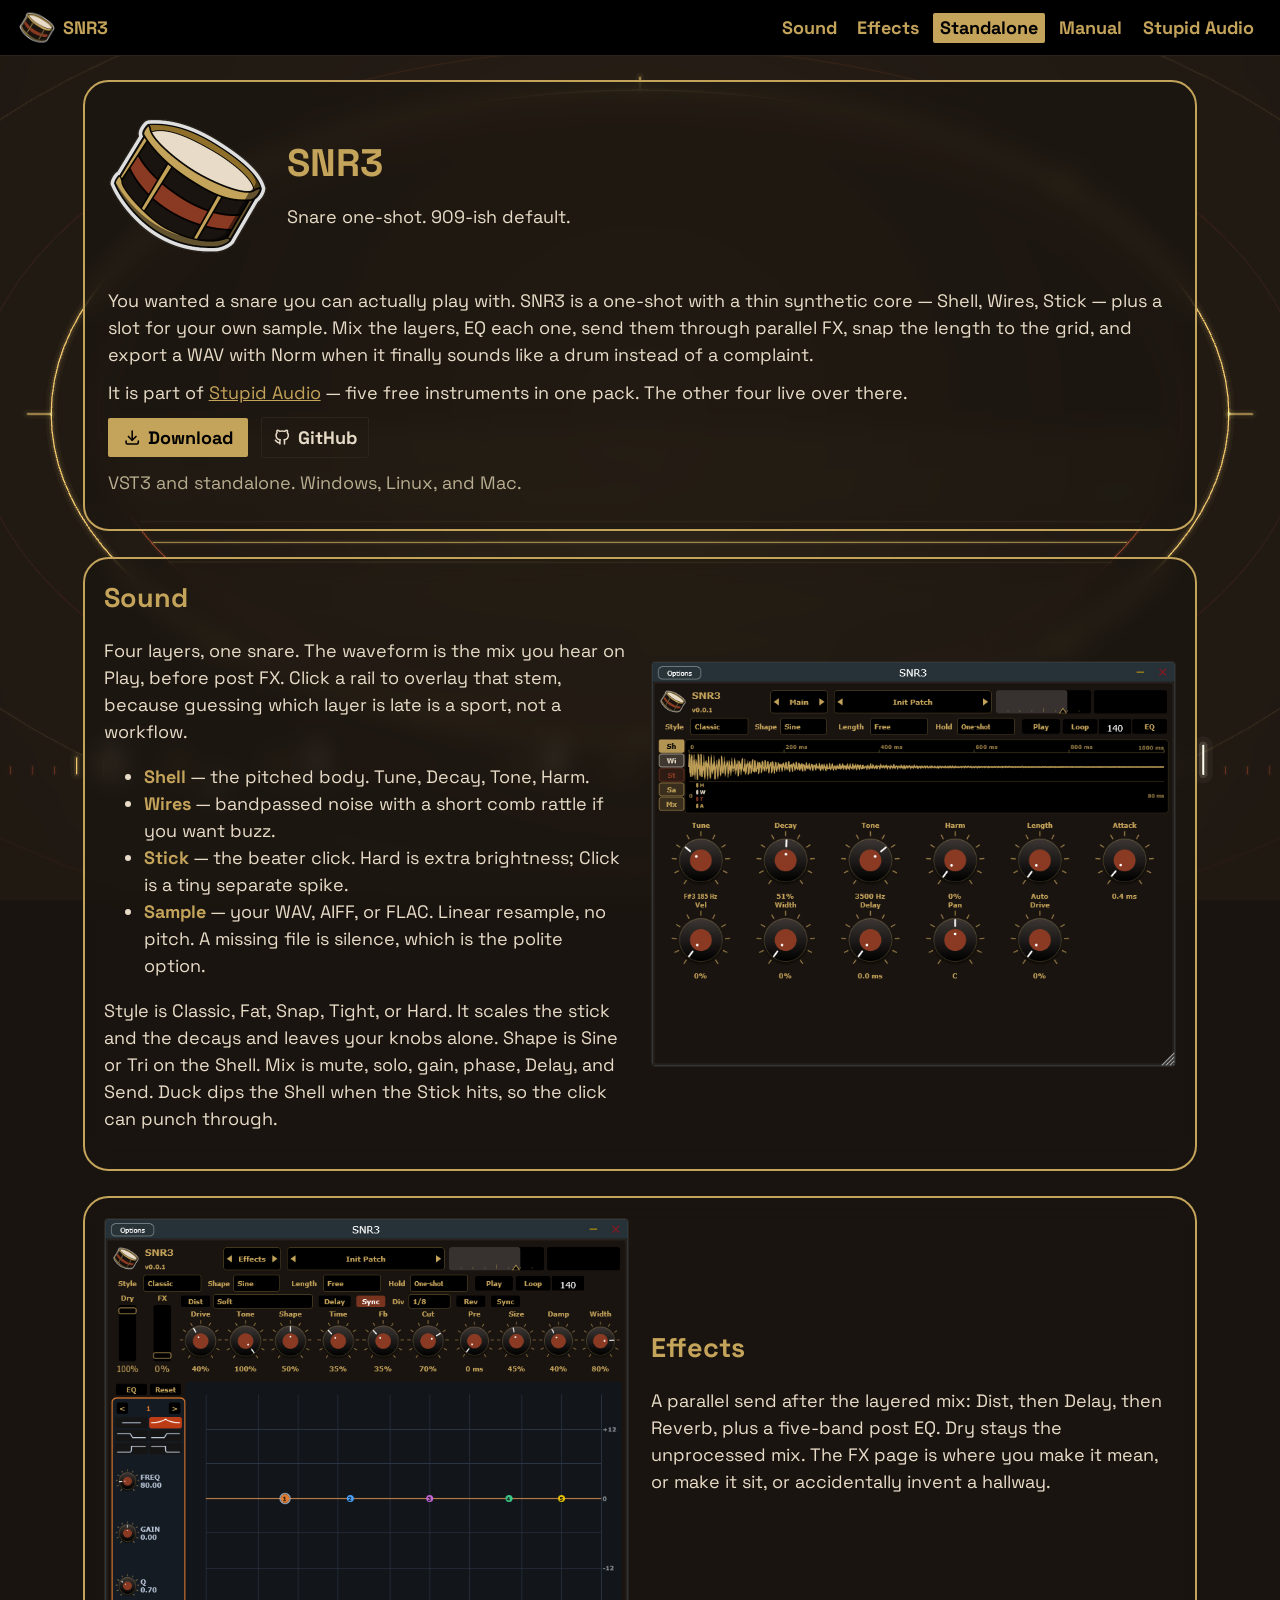
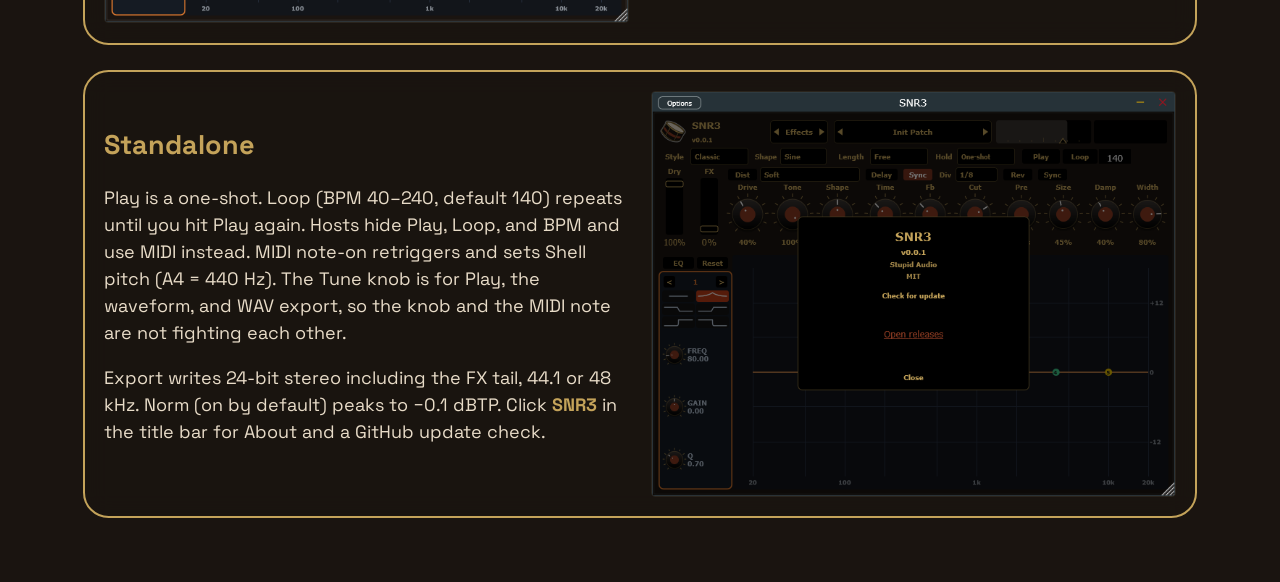
<file: docs/index.html>
<!DOCTYPE html>
<html lang="en">
<head>
  <meta charset="utf-8">
  <meta name="viewport" content="width=device-width, initial-scale=1">
  <title>SNR3 — free snare one-shot with mix, FX, and export</title>
  <meta name="description" content="Free snare one-shot with a 909-ish default. Shell, wires, stick, your own sample, FX. VST3.">
  <meta property="og:type" content="website">
  <meta property="og:site_name" content="Stupid Audio">
  <meta property="og:title" content="SNR3 — free snare one-shot with mix, FX, and export">
  <meta property="og:description" content="Free snare one-shot with a 909-ish default. Shell, wires, stick, your own sample, FX. VST3.">
  <meta property="og:url" content="https://iamtew.github.io/SNR3/">
  <meta property="og:image" content="https://iamtew.github.io/SNR3/ogimage-SNR3.png">
  <meta property="og:image:width" content="1200">
  <meta property="og:image:height" content="630">
  <meta name="twitter:card" content="summary_large_image">
  <meta name="twitter:image" content="https://iamtew.github.io/SNR3/ogimage-SNR3.png">
  <link rel="icon" href="logo.png">
  <link rel="stylesheet" href="style.css">
</head>
<body>
  <canvas id="fx" aria-hidden="true"></canvas>
  <header>
    <a class="brand" href="#top"><img src="logo.png" alt="" width="36" height="36">SNR3</a>
    <button type="button" class="nav-toggle" aria-expanded="false" aria-controls="site-nav" aria-label="Menu">
      <svg class="icon" aria-hidden="true"><use href="icons.svg#menu"></use></svg>
    </button>
    <nav id="site-nav">
      <a href="#sound">Sound</a>
      <a href="#effects">Effects</a>
      <a href="#standalone">Standalone</a>
      <a href="docs.html">Manual</a>
      <a href="https://audio.stupid.systems/">Stupid Audio</a>
    </nav>
  </header>

  <main id="top" class="landing">
    <div class="hero-panel">
      <div class="lead">
        <img class="hero" src="logo.png" alt="SNR3" width="160" height="160">
        <div>
          <h1>SNR3</h1>
          <p class="tag">Snare one-shot. 909-ish default.</p>
        </div>
      </div>
      <p>You wanted a snare you can actually play with. SNR3 is a one-shot with a thin synthetic core — Shell, Wires, Stick — plus a slot for your own sample. Mix the layers, EQ each one, send them through parallel FX, snap the length to the grid, and export a WAV with Norm when it finally sounds like a drum instead of a complaint.</p>
      <p>It is part of <a href="https://audio.stupid.systems/">Stupid Audio</a> — five free instruments in one pack. The other four live over there.</p>
      <p class="actions">
        <button type="button" class="download" data-dl-open>
          <svg class="icon" aria-hidden="true"><use href="icons.svg#download"></use></svg>
          Download
        </button>
        <a class="repo" href="https://github.com/iamtew/SNR3">
          <svg class="icon" aria-hidden="true"><use href="icons.svg#github"></use></svg>
          GitHub
        </a>
      </p>
      <p class="meta">VST3 and standalone. Windows, Linux, and Mac.</p>
    </div>

    <section id="sound" class="feature">
      <div>
        <h2>Sound</h2>
        <p>Four layers, one snare. The waveform is the mix you hear on Play, before post FX. Click a rail to overlay that stem, because guessing which layer is late is a sport, not a workflow.</p>
        <ul>
          <li><strong>Shell</strong> — the pitched body. Tune, Decay, Tone, Harm.</li>
          <li><strong>Wires</strong> — bandpassed noise with a short comb rattle if you want buzz.</li>
          <li><strong>Stick</strong> — the beater click. Hard is extra brightness; Click is a tiny separate spike.</li>
          <li><strong>Sample</strong> — your WAV, AIFF, or FLAC. Linear resample, no pitch. A missing file is silence, which is the polite option.</li>
        </ul>
        <p>Style is Classic, Fat, Snap, Tight, or Hard. It scales the stick and the decays and leaves your knobs alone. Shape is Sine or Tri on the Shell. Mix is mute, solo, gain, phase, Delay, and Send. Duck dips the Shell when the Stick hits, so the click can punch through.</p>
      </div>
      <button type="button" class="shot-open" data-shot="main.png" data-shot-alt="SNR3 main page: layers, waveform, and knobs">
        <img class="shot" src="main.png" alt="SNR3 main page: layers, waveform, and knobs">
      </button>
    </section>

    <section id="effects" class="feature">
      <div>
        <h2>Effects</h2>
        <p>A parallel send after the layered mix: Dist, then Delay, then Reverb, plus a five-band post EQ. Dry stays the unprocessed mix. The FX page is where you make it mean, or make it sit, or accidentally invent a hallway.</p>
      </div>
      <button type="button" class="shot-open" data-shot="effects.png" data-shot-alt="SNR3 effects page: Dist, Delay, Reverb, and post EQ">
        <img class="shot" src="effects.png" alt="SNR3 effects page: Dist, Delay, Reverb, and post EQ">
      </button>
    </section>

    <section id="standalone" class="feature">
      <div>
        <h2>Standalone</h2>
        <p>Play is a one-shot. Loop (BPM 40–240, default 140) repeats until you hit Play again. Hosts hide Play, Loop, and BPM and use MIDI instead. MIDI note-on retriggers and sets Shell pitch (A4 = 440 Hz). The Tune knob is for Play, the waveform, and WAV export, so the knob and the MIDI note are not fighting each other.</p>
        <p>Export writes 24-bit stereo including the FX tail, 44.1 or 48 kHz. Norm (on by default) peaks to −0.1 dBTP. Click <strong>SNR3</strong> in the title bar for About and a GitHub update check.</p>
      </div>
      <button type="button" class="shot-open" data-shot="about.png" data-shot-alt="SNR3 about dialog: version and update check">
        <img class="shot" src="about.png" alt="SNR3 about dialog: version and update check">
      </button>
    </section>
  </main>

  <dialog id="dl" class="dl-dialog" aria-labelledby="dl-title">
    <button type="button" class="dl-close" data-dl-close aria-label="Close">
      <svg class="icon" aria-hidden="true"><use href="icons.svg#close"></use></svg>
    </button>
    <h2 id="dl-title">Download SNR3</h2>
    <div class="dl-kind">
      <p>The Windows installer is the easy path. It can put the VST3, the standalone app, or both on the machine, and it adds a Start menu shortcut for the app.</p>
      <div class="dl-row" data-kind="installer" hidden>
        <a class="download os" data-os="win" hidden>
          <svg class="icon" aria-hidden="true"><use href="icons.svg#windows"></use></svg>
          Windows installer
        </a>
      </div>
    </div>
    <div class="dl-kind">
      <p>The VST3 zip is just the plugin. Drop it where your DAW looks for VST3s. Mac builds are ad-hoc signed, so Gatekeeper will sulk until you right-click Open the first time.</p>
      <div class="dl-row" data-kind="vst3" hidden>
        <a class="download os" data-os="win" hidden>
          <svg class="icon" aria-hidden="true"><use href="icons.svg#windows"></use></svg>
          Windows
        </a>
        <a class="download os" data-os="linux" hidden>
          <svg class="icon tux" aria-hidden="true"><use href="icons.svg#linux"></use></svg>
          Linux
        </a>
        <a class="download os" data-os="mac" hidden>
          <svg class="icon" aria-hidden="true"><use href="icons.svg#apple"></use></svg>
          macOS
        </a>
      </div>
    </div>
    <div class="dl-kind">
      <p>The standalone zip is the app, no DAW required. Same Gatekeeper story on Mac. Linux wants the usual system ALSA, FreeType, fontconfig, and X11 libraries.</p>
      <div class="dl-row" data-kind="standalone" hidden>
        <a class="download os" data-os="win" hidden>
          <svg class="icon" aria-hidden="true"><use href="icons.svg#windows"></use></svg>
          Windows
        </a>
        <a class="download os" data-os="linux" hidden>
          <svg class="icon tux" aria-hidden="true"><use href="icons.svg#linux"></use></svg>
          Linux
        </a>
        <a class="download os" data-os="mac" hidden>
          <svg class="icon" aria-hidden="true"><use href="icons.svg#apple"></use></svg>
          macOS
        </a>
      </div>
    </div>
    <img class="dl-logo" src="logo.png" alt="" width="192" height="192">
  </dialog>

  <dialog id="shot" class="shot-dialog">
    <button type="button" class="dl-close" data-shot-close aria-label="Close">
      <svg class="icon" aria-hidden="true"><use href="icons.svg#close"></use></svg>
    </button>
    <img id="shot-full" alt="">
  </dialog>

  <script src="icons.js"></script>
  <script type="module" src="fx.js"></script>
  <script src="site.js"></script>
</body>
</html>
</file>
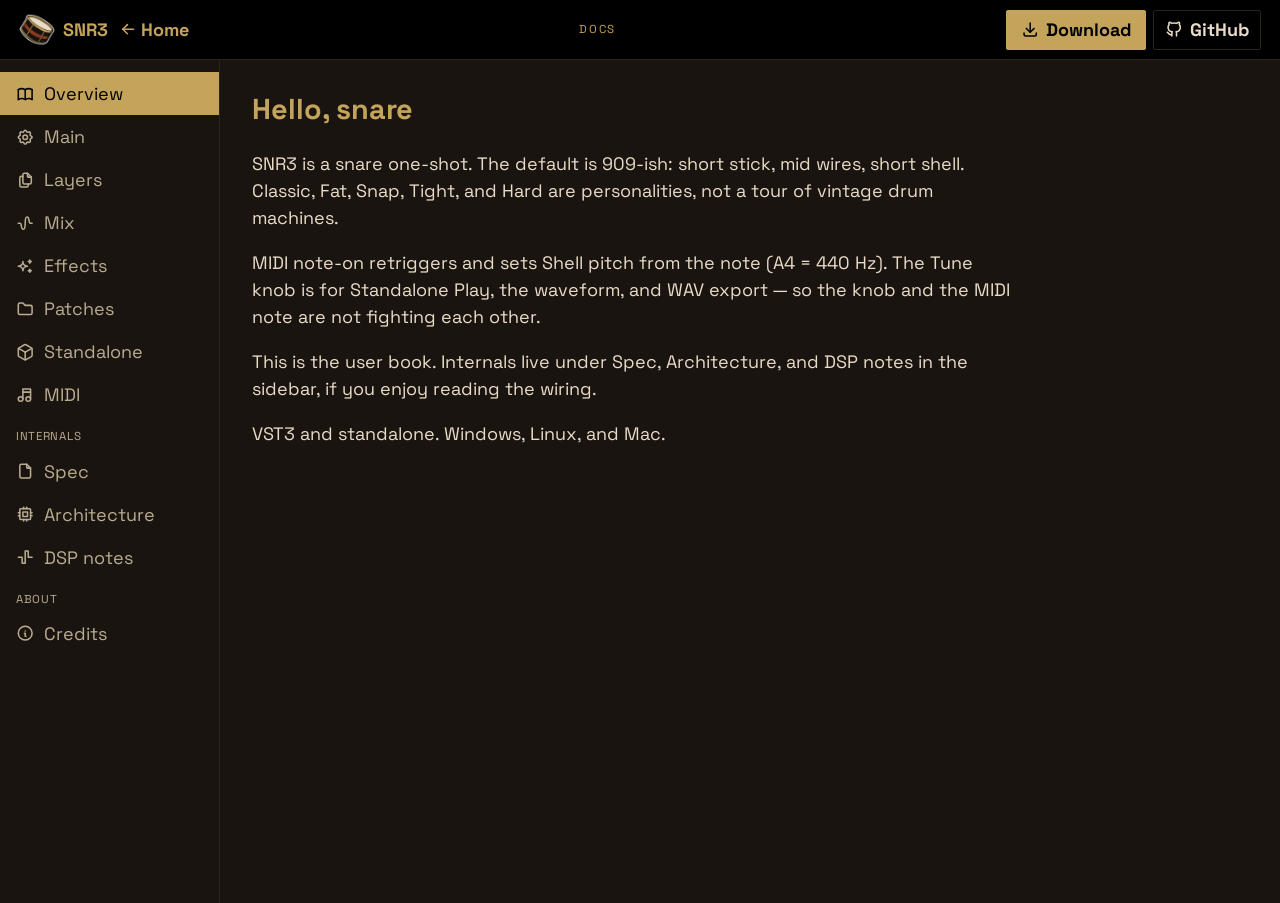
<file: docs/docs.html>
<!DOCTYPE html>
<html lang="en">
<head>
  <meta charset="utf-8">
  <meta name="viewport" content="width=device-width, initial-scale=1">
  <title>SNR3 manual — play the free snare one-shot</title>
  <meta name="description" content="How to play SNR3, the free snare with four layers and a parallel FX send.">
  <meta property="og:type" content="website">
  <meta property="og:site_name" content="Stupid Audio">
  <meta property="og:title" content="SNR3 manual — play the free snare one-shot">
  <meta property="og:description" content="How to play SNR3, the free snare with four layers and a parallel FX send.">
  <meta property="og:url" content="https://iamtew.github.io/SNR3/docs.html">
  <meta property="og:image" content="https://iamtew.github.io/SNR3/ogimage-SNR3.png">
  <meta property="og:image:width" content="1200">
  <meta property="og:image:height" content="630">
  <meta name="twitter:card" content="summary_large_image">
  <meta name="twitter:image" content="https://iamtew.github.io/SNR3/ogimage-SNR3.png">
  <link rel="icon" href="logo.png">
  <link rel="stylesheet" href="style.css">
</head>
<body>
  <header class="topbar">
    <a class="brand" href="index.html">
      <img src="logo.png" alt="" width="36" height="36">
      <span>SNR3</span>
      <span class="brand-home">
        <svg class="icon" aria-hidden="true"><use href="icons.svg#arrow-left"></use></svg>
        Home
      </span>
    </a>
    <span class="topbar-label">Docs</span>
    <button type="button" class="nav-toggle" aria-expanded="false" aria-controls="site-nav" aria-label="Menu">
      <svg class="icon" aria-hidden="true"><use href="icons.svg#menu"></use></svg>
    </button>
    <nav id="site-nav">
      <button type="button" class="download" data-dl-open>
        <svg class="icon" aria-hidden="true"><use href="icons.svg#download"></use></svg>
        Download
      </button>
      <a class="repo" href="https://github.com/iamtew/SNR3">
        <svg class="icon" aria-hidden="true"><use href="icons.svg#github"></use></svg>
        GitHub
      </a>
    </nav>
  </header>
  <div class="shell">
    <nav id="nav" class="nav" aria-label="Documentation"></nav>
    <main id="doc" class="doc">
      <p class="muted">Loading…</p>
    </main>
  </div>

  <dialog id="dl" class="dl-dialog" aria-labelledby="dl-title">
    <button type="button" class="dl-close" data-dl-close aria-label="Close">
      <svg class="icon" aria-hidden="true"><use href="icons.svg#close"></use></svg>
    </button>
    <h2 id="dl-title">Download SNR3</h2>
    <div class="dl-kind">
      <p>The Windows installer is the easy path. It can put the VST3, the standalone app, or both on the machine, and it adds a Start menu shortcut for the app.</p>
      <div class="dl-row" data-kind="installer" hidden>
        <a class="download os" data-os="win" hidden>
          <svg class="icon" aria-hidden="true"><use href="icons.svg#windows"></use></svg>
          Windows installer
        </a>
      </div>
    </div>
    <div class="dl-kind">
      <p>The VST3 zip is just the plugin. Drop it where your DAW looks for VST3s. Mac builds are ad-hoc signed, so Gatekeeper will sulk until you right-click Open the first time.</p>
      <div class="dl-row" data-kind="vst3" hidden>
        <a class="download os" data-os="win" hidden>
          <svg class="icon" aria-hidden="true"><use href="icons.svg#windows"></use></svg>
          Windows
        </a>
        <a class="download os" data-os="linux" hidden>
          <svg class="icon tux" aria-hidden="true"><use href="icons.svg#linux"></use></svg>
          Linux
        </a>
        <a class="download os" data-os="mac" hidden>
          <svg class="icon" aria-hidden="true"><use href="icons.svg#apple"></use></svg>
          macOS
        </a>
      </div>
    </div>
    <div class="dl-kind">
      <p>The standalone zip is the app, no DAW required. Same Gatekeeper story on Mac. Linux wants the usual system ALSA, FreeType, fontconfig, and X11 libraries.</p>
      <div class="dl-row" data-kind="standalone" hidden>
        <a class="download os" data-os="win" hidden>
          <svg class="icon" aria-hidden="true"><use href="icons.svg#windows"></use></svg>
          Windows
        </a>
        <a class="download os" data-os="linux" hidden>
          <svg class="icon tux" aria-hidden="true"><use href="icons.svg#linux"></use></svg>
          Linux
        </a>
        <a class="download os" data-os="mac" hidden>
          <svg class="icon" aria-hidden="true"><use href="icons.svg#apple"></use></svg>
          macOS
        </a>
      </div>
    </div>
    <img class="dl-logo" src="logo.png" alt="" width="192" height="192">
  </dialog>

  <script src="icons.js"></script>
  <script src="vendor/marked.min.js"></script>
  <script src="docs.js"></script>
  <script src="site.js"></script>
</body>
</html>
</file>
<file: docs/style.css>
@font-face {
  font-family: "Space Grotesk";
  src: url("vendor/fonts/SpaceGrotesk-latin-wght.woff2") format("woff2");
  font-weight: 300 700;
  font-style: normal;
  font-display: swap;
}

:root {
  --ink: #000000;
  --knob: #1a1410;
  --lane: #2a241c;
  --background: #1a1410;
  --brass: #c4a35a;
  --brass-dim: #8a3a22;
  --metal: #e8dcc8;
  --muted: #b8ad90;
}

* { box-sizing: border-box; }

body {
  margin: 0;
  background: var(--background);
  color: var(--metal);
  font: 18px/1.5 "Space Grotesk", sans-serif;
}

#fx {
  position: fixed;
  inset: 0;
  overflow: hidden;
  pointer-events: none;
  z-index: 0;
}

/* ?fx preview: the canvas is the whole page. */
body.fx-only { overflow: hidden; cursor: none; }
body.fx-only > :not(#fx) { display: none; }

a { color: var(--brass); }
a:hover { color: var(--brass-dim); }

.icon {
  width: 1.15rem;
  height: 1.15rem;
  flex: 0 0 auto;
  display: block;
  fill: none;
  stroke: currentColor;
  stroke-width: 2;
  pointer-events: none;
}

/* Filled Tux. The stroke rule above would erase it. */
.icon.tux {
  width: 1.45rem;
  height: 1.45rem;
  fill: currentColor;
  stroke: none;
}

header {
  position: sticky;
  top: 0;
  z-index: 2;
  display: flex;
  align-items: center;
  justify-content: space-between;
  gap: 1rem;
  padding: 0.6rem 1.2rem;
  background: var(--ink);
  border-bottom: 1px solid var(--lane);
}

.brand {
  display: flex;
  align-items: center;
  gap: 0.5rem;
  color: var(--brass);
  font-weight: 700;
  text-decoration: none;
}

.brand img { width: 36px; height: 36px; display: block; }

.nav-toggle {
  display: none;
  margin-left: auto;
  background: none;
  border: 1px solid var(--lane);
  color: var(--brass);
  padding: 0.35rem;
  border-radius: 2px;
  cursor: pointer;
}

header nav {
  display: flex;
  flex-wrap: wrap;
  align-items: center;
  gap: 0.4rem;
  justify-content: flex-end;
}

header nav a {
  color: var(--brass);
  font-weight: 700;
  text-decoration: none;
  padding: 0.1rem 0.45rem;
  border-radius: 2px;
}

header nav a.on,
header nav a[aria-current="page"] {
  color: var(--ink);
  background: var(--brass);
}

.topbar-label {
  color: var(--brass);
  letter-spacing: 0.16em;
  text-transform: uppercase;
  font-size: 0.72rem;
}

.topbar .download { margin-left: auto; }

.repo {
  display: inline-flex;
  align-items: center;
  gap: 0.4rem;
  color: var(--metal);
  text-decoration: none;
  padding: 0.35rem 0.7rem;
  border: 1px solid var(--lane);
  border-radius: 2px;
  font-weight: 700;
}

.repo:hover { color: var(--brass); border-color: var(--brass); }

main.landing {
  position: relative;
  z-index: 1;
  max-width: 72rem;
  margin: 0 auto;
  padding: 1.5rem 1.2rem 4rem;
}

.hero-panel,
.feature {
  background: rgba(26, 20, 16, 0.6);
  border: 2px solid var(--brass);
  border-radius: 1.6rem;
  backdrop-filter: blur(12px);
  -webkit-backdrop-filter: blur(12px);
}

.hero-panel {
  padding: 1.6rem 1.4rem 1.4rem;
}

.lead {
  display: flex;
  align-items: center;
  gap: 1.2rem;
  margin-bottom: 1.2rem;
}

.hero { display: block; flex-shrink: 0; width: 160px; height: 160px; }

h1, h2 { color: var(--brass); margin: 0 0 0.4rem; }

h1 { font-size: 2.4rem; }

.hero-panel p { margin: 0.7rem 0; }

.demos {
  display: flex;
  flex-wrap: wrap;
  gap: 1rem;
  margin: 1rem 0;
}

.demo { margin: 0; flex: 1 1 16rem; }
.demo a { display: block; font-size: 0.95rem; margin-bottom: 0.25rem; font-weight: 700; }
.demo audio { width: 100%; display: block; }

.actions {
  display: flex;
  flex-wrap: wrap;
  align-items: center;
  gap: 0.8rem;
  margin: 1rem 0 0.4rem;
}

.download {
  display: inline-flex;
  align-items: center;
  gap: 0.4rem;
  background: var(--brass);
  color: var(--ink);
  font: inherit;
  font-weight: 700;
  text-decoration: none;
  padding: 0.4rem 0.95rem;
  border: 0;
  border-radius: 2px;
  cursor: pointer;
}

.download:hover { background: var(--brass-dim); color: var(--ink); }

.meta { color: var(--muted); margin: 0; }

.feature {
  display: grid;
  grid-template-columns: 1fr 1fr;
  gap: 1.4rem;
  align-items: center;
  margin-top: 1.6rem;
  padding: 1.2rem;
}

.feature:nth-of-type(even) { direction: rtl; }
.feature:nth-of-type(even) > * { direction: ltr; }

.shot-open {
  display: block;
  width: 100%;
  padding: 0;
  border: 0;
  background: none;
  cursor: zoom-in;
}

.shot {
  display: block;
  width: 100%;
  border-radius: 4px;
  border: 1px solid var(--lane);
}

.shot-dialog {
  position: fixed;
  padding: 0;
  border: 0;
  background: transparent;
  max-width: calc(100vw - 3rem);
  max-height: calc(100vh - 3rem);
}

.shot-dialog[open] { animation: dl-in 0.22s ease; }

.shot-dialog::backdrop {
  background: rgba(0, 0, 0, 0.55);
  backdrop-filter: blur(8px);
  -webkit-backdrop-filter: blur(8px);
}

.shot-dialog img {
  display: block;
  max-width: calc(100vw - 3rem);
  max-height: calc(100vh - 3rem);
  border-radius: 4px;
}

.brand-home {
  display: inline-flex;
  align-items: center;
  gap: 0.25rem;
  margin-left: 0.15rem;
  font-weight: 700;
}

strong { color: var(--brass); }

.dl-dialog {
  width: min(32rem, calc(100vw - 2rem));
  max-height: calc(100vh - 2rem);
  overflow: auto;
  padding: 1.4rem 1.3rem 1.2rem;
  border: 2px solid var(--brass);
  border-radius: 4px;
  background: var(--knob);
  color: var(--metal);
  color-scheme: dark;
}

.dl-dialog[open] {
  animation: dl-in 0.22s ease;
}

@keyframes dl-in {
  from { transform: translateY(10px) scale(0.98); }
  to { transform: none; }
}

.dl-dialog::backdrop {
  background: rgba(0, 0, 0, 0.55);
  backdrop-filter: blur(8px);
  -webkit-backdrop-filter: blur(8px);
}

.dl-close {
  position: absolute;
  top: 0.6rem;
  right: 0.6rem;
  z-index: 1;
  display: grid;
  place-items: center;
  width: 2.25rem;
  height: 2.25rem;
  padding: 0;
  background: var(--ink);
  border: 2px solid var(--brass);
  border-radius: 4px;
  color: var(--brass);
  cursor: pointer;
}

.dl-close .icon {
  width: 1.35rem;
  height: 1.35rem;
}

.dl-close:hover { background: var(--lane); }

.shot-dialog .dl-close {
  position: fixed;
  top: 1rem;
  right: 1rem;
}

.dl-dialog { position: fixed; }
.dl-dialog h2 { padding-right: 2rem; }

.dl-kind { margin: 1rem 0; }
.dl-kind p { margin: 0 0 0.5rem; font-size: 0.95rem; }

.dl-row {
  display: flex;
  flex-wrap: wrap;
  gap: 0.4rem;
}

.dl-logo {
  display: block;
  width: 192px;
  height: auto;
  margin: 1.2rem auto 0;
}

.shell {
  position: relative;
  z-index: 1;
  display: grid;
  grid-template-columns: 220px 1fr;
  min-height: calc(100vh - 57px);
}

.nav {
  padding: 12px 0;
  background: var(--knob);
  border-right: 1px solid var(--lane);
}

.nav-group {
  margin: 12px 16px 4px;
  font-size: 0.72rem;
  letter-spacing: 0.06em;
  text-transform: uppercase;
  color: var(--muted);
}

.nav a {
  display: flex;
  align-items: center;
  gap: 10px;
  padding: 8px 16px;
  color: var(--muted);
  text-decoration: none;
}

.nav a[aria-current="page"] {
  color: var(--ink);
  background: var(--brass);
}

.doc {
  padding: 28px 32px 80px;
  max-width: 52rem;
}

.doc h1 { margin-top: 0; font-size: 1.8rem; color: var(--brass); }
.doc h2 { margin-top: 1.8rem; font-size: 1.15rem; color: var(--brass); }
.doc h3 { color: var(--brass); }
.doc p, .doc li { line-height: 1.5; }
.doc ul, .doc ol { padding-left: 1.25rem; }
.doc code {
  font-family: ui-monospace, Consolas, monospace;
  font-size: 0.92em;
  background: var(--lane);
  padding: 0 4px;
  border-radius: 2px;
}
.doc pre {
  background: var(--lane);
  border: 1px solid var(--lane);
  padding: 12px 14px;
  overflow: auto;
}
.doc table {
  width: 100%;
  border-collapse: collapse;
  margin: 1rem 0;
  font-size: 0.92rem;
}
.doc th, .doc td {
  border: 1px solid var(--lane);
  padding: 6px 8px;
  text-align: left;
  vertical-align: top;
}
.doc th { background: var(--knob); }
.doc img { max-width: 100%; height: auto; border-radius: 4px; }

.muted { color: var(--muted); }

@media (max-width: 900px) {
  .feature,
  .feature:nth-of-type(even) {
    grid-template-columns: 1fr;
    direction: ltr;
  }
}

@media (max-width: 800px) {
  .nav-toggle { display: flex; }
  header { flex-wrap: wrap; }
  header nav {
    display: none;
    flex-basis: 100%;
    flex-direction: column;
    align-items: stretch;
  }
  header.nav-open nav { display: flex; }
  .shell { grid-template-columns: 1fr; }
  .nav {
    display: flex;
    flex-wrap: wrap;
    gap: 0;
    border-right: 0;
    border-bottom: 1px solid var(--lane);
  }
  .nav a { padding: 8px 12px; }
  .nav-group { flex-basis: 100%; margin: 8px 12px 0; }
  .doc { padding: 20px 16px 64px; }
  .hero { width: 112px; height: 112px; }
  h1 { font-size: 1.8rem; }
}
</file>
